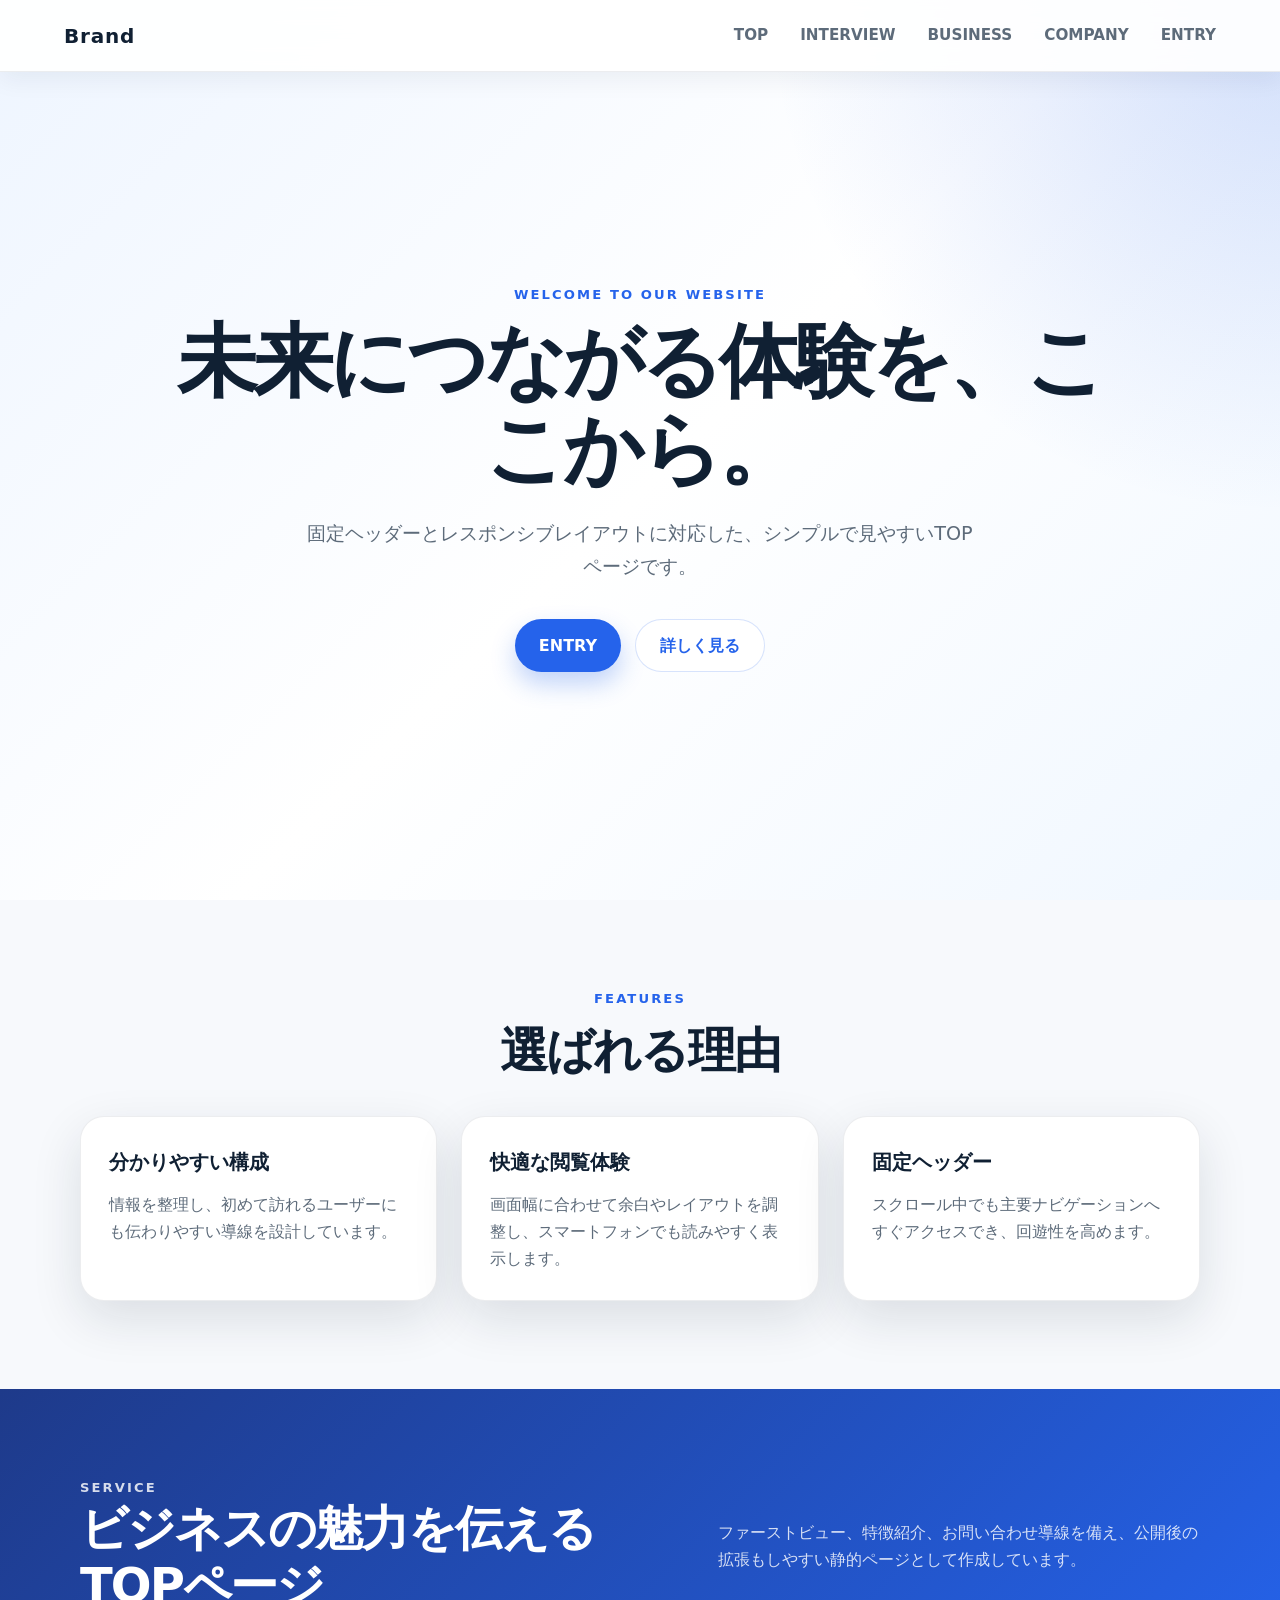
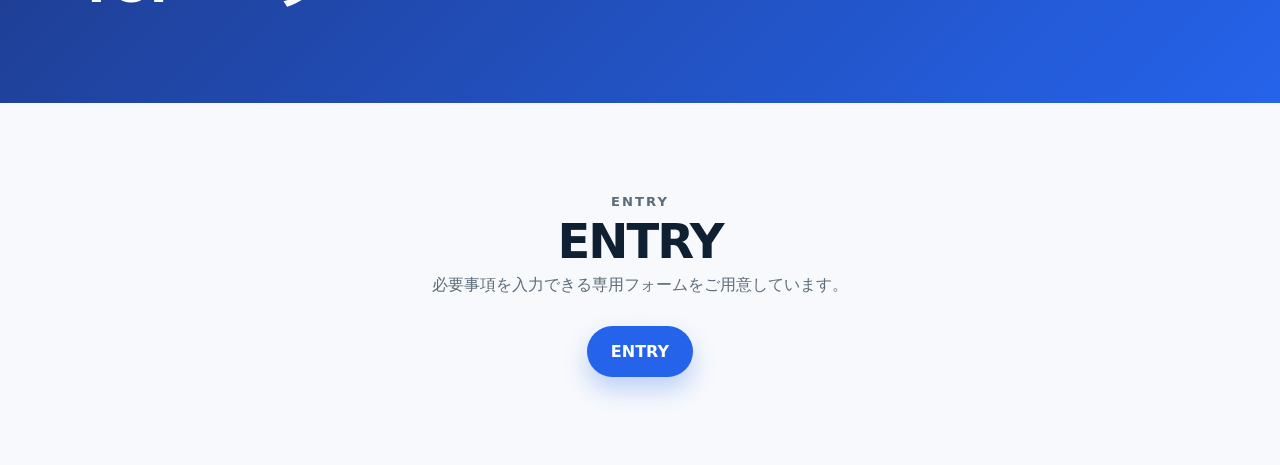
<file: index.html>
<!doctype html>
<html lang="ja">
  <head>
    <meta charset="utf-8" />
    <meta name="viewport" content="width=device-width, initial-scale=1" />
    <title>TOPページ</title>
    <link rel="stylesheet" href="styles.css" />
  </head>
  <body>
    <header class="site-header" aria-label="サイトヘッダー">
      <a class="logo" href="#hero" aria-label="TOPへ戻る">Brand</a>
      <nav class="global-nav" aria-label="グローバルナビゲーション">
        <a href="index.html">TOP</a>
        <a href="interview.html">INTERVIEW</a>
        <a href="business.html">BUSINESS</a>
        <a href="company.html">COMPANY</a>
        <a href="entry.html">ENTRY</a>
      </nav>
    </header>

    <main>
      <section id="hero" class="hero">
        <div class="hero__content">
          <p class="eyebrow">Welcome to our website</p>
          <h1>未来につながる体験を、ここから。</h1>
          <p class="hero__lead">
            固定ヘッダーとレスポンシブレイアウトに対応した、シンプルで見やすいTOPページです。
          </p>
          <div class="hero__actions">
            <a class="button button--primary" href="entry.html">ENTRY</a>
            <a class="button button--secondary" href="#features">詳しく見る</a>
          </div>
        </div>
      </section>

      <section id="features" class="section">
        <div class="section__heading">
          <p class="eyebrow">Features</p>
          <h2>選ばれる理由</h2>
        </div>
        <div class="cards">
          <article class="card">
            <h3>分かりやすい構成</h3>
            <p>情報を整理し、初めて訪れるユーザーにも伝わりやすい導線を設計しています。</p>
          </article>
          <article class="card">
            <h3>快適な閲覧体験</h3>
            <p>画面幅に合わせて余白やレイアウトを調整し、スマートフォンでも読みやすく表示します。</p>
          </article>
          <article class="card">
            <h3>固定ヘッダー</h3>
            <p>スクロール中でも主要ナビゲーションへすぐアクセスでき、回遊性を高めます。</p>
          </article>
        </div>
      </section>

      <section id="service" class="section section--accent">
        <div class="split">
          <div>
            <p class="eyebrow">Service</p>
            <h2>ビジネスの魅力を伝えるTOPページ</h2>
          </div>
          <p>
            ファーストビュー、特徴紹介、お問い合わせ導線を備え、公開後の拡張もしやすい静的ページとして作成しています。
          </p>
        </div>
      </section>

      <section id="entry" class="section contact">
        <p class="eyebrow">Entry</p>
        <h2>ENTRY</h2>
        <p>必要事項を入力できる専用フォームをご用意しています。</p>
        <a class="button button--primary" href="entry.html">ENTRY</a>
      </section>
    </main>
  </body>
</html>
</file>
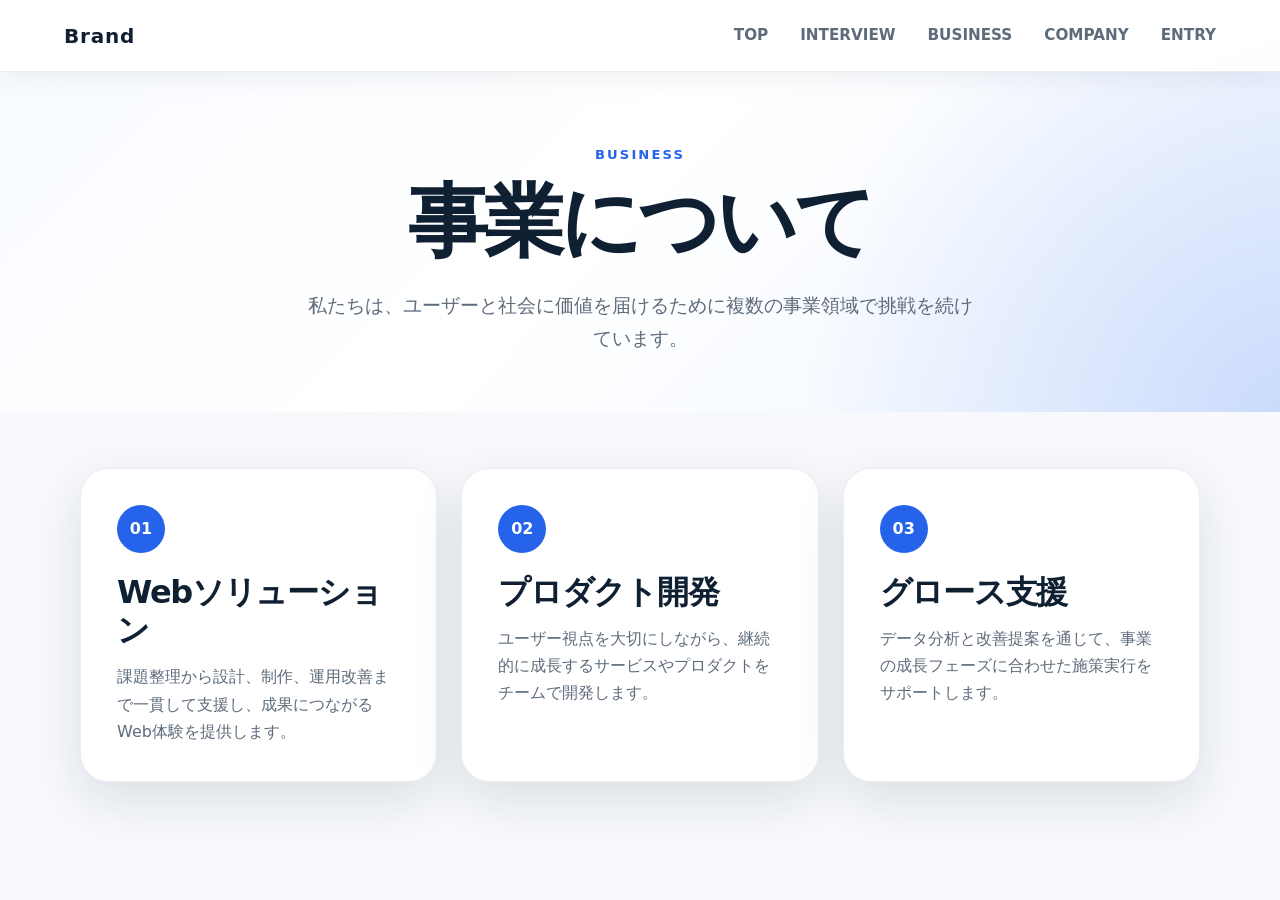
<file: business.html>
<!doctype html>
<html lang="ja">
  <head>
    <meta charset="utf-8" />
    <meta name="viewport" content="width=device-width, initial-scale=1" />
    <title>BUSINESS | TOPページ</title>
    <link rel="stylesheet" href="styles.css" />
  </head>
  <body>
    <header class="site-header" aria-label="サイトヘッダー">
      <a class="logo" href="index.html#hero" aria-label="TOPへ戻る">Brand</a>
      <nav class="global-nav" aria-label="グローバルナビゲーション">
        <a href="index.html">TOP</a>
        <a href="interview.html">INTERVIEW</a>
        <a href="business.html" aria-current="page">BUSINESS</a>
        <a href="company.html">COMPANY</a>
        <a href="entry.html">ENTRY</a>
      </nav>
    </header>

    <main>
      <section class="page-hero business-hero">
        <p class="eyebrow">Business</p>
        <h1>事業について</h1>
        <p class="hero__lead">私たちは、ユーザーと社会に価値を届けるために複数の事業領域で挑戦を続けています。</p>
      </section>

      <section class="section business-section" aria-label="事業紹介">
        <div class="business-grid">
          <article class="business-card">
            <span class="business-card__number">01</span>
            <h2>Webソリューション</h2>
            <p>課題整理から設計、制作、運用改善まで一貫して支援し、成果につながるWeb体験を提供します。</p>
          </article>

          <article class="business-card">
            <span class="business-card__number">02</span>
            <h2>プロダクト開発</h2>
            <p>ユーザー視点を大切にしながら、継続的に成長するサービスやプロダクトをチームで開発します。</p>
          </article>

          <article class="business-card">
            <span class="business-card__number">03</span>
            <h2>グロース支援</h2>
            <p>データ分析と改善提案を通じて、事業の成長フェーズに合わせた施策実行をサポートします。</p>
          </article>
        </div>
      </section>
    </main>
  </body>
</html>
</file>
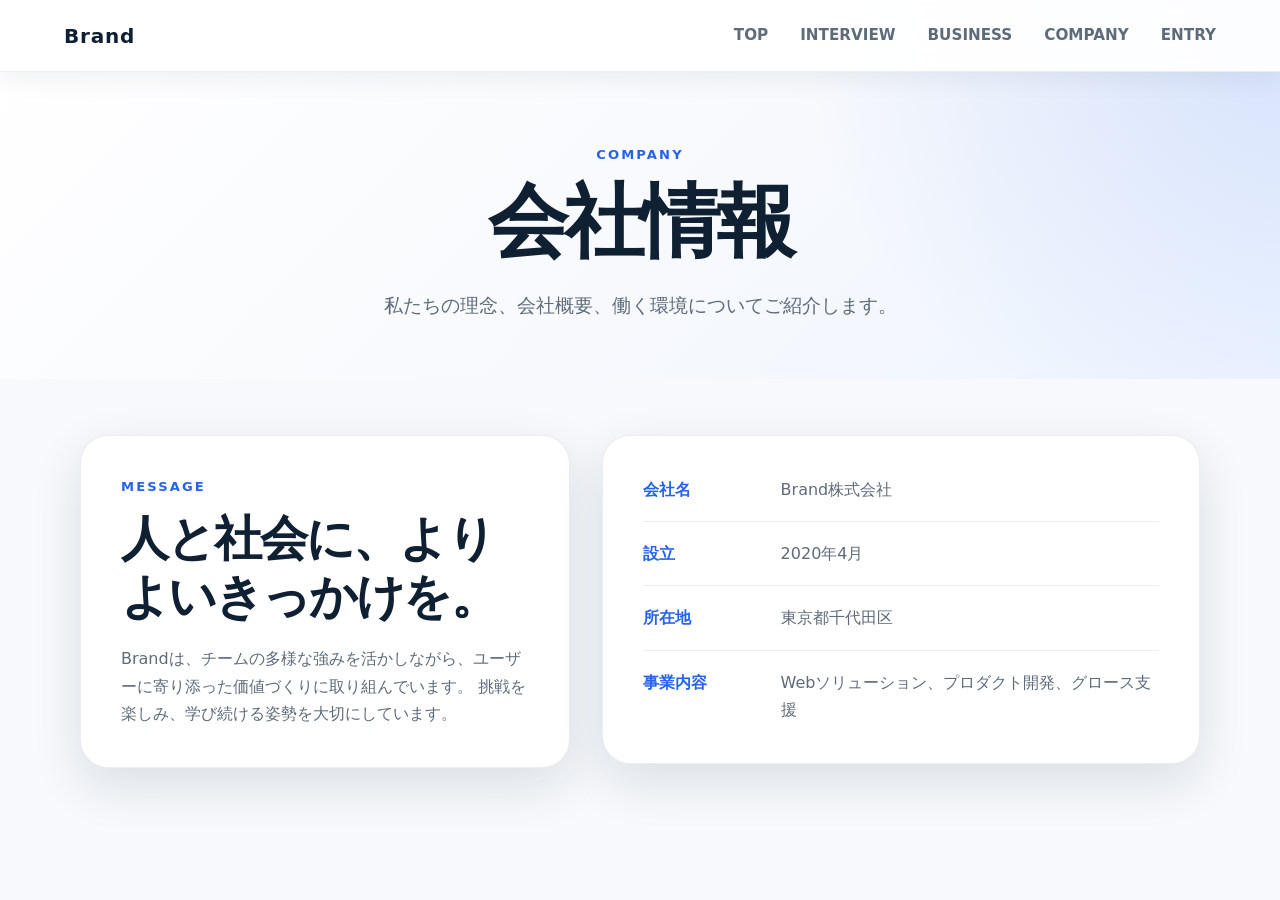
<file: company.html>
<!doctype html>
<html lang="ja">
  <head>
    <meta charset="utf-8" />
    <meta name="viewport" content="width=device-width, initial-scale=1" />
    <title>COMPANY | TOPページ</title>
    <link rel="stylesheet" href="styles.css" />
  </head>
  <body>
    <header class="site-header" aria-label="サイトヘッダー">
      <a class="logo" href="index.html#hero" aria-label="TOPへ戻る">Brand</a>
      <nav class="global-nav" aria-label="グローバルナビゲーション">
        <a href="index.html">TOP</a>
        <a href="interview.html">INTERVIEW</a>
        <a href="business.html">BUSINESS</a>
        <a href="company.html" aria-current="page">COMPANY</a>
        <a href="entry.html">ENTRY</a>
      </nav>
    </header>

    <main>
      <section class="page-hero company-hero">
        <p class="eyebrow">Company</p>
        <h1>会社情報</h1>
        <p class="hero__lead">私たちの理念、会社概要、働く環境についてご紹介します。</p>
      </section>

      <section class="section company-section" aria-label="会社概要">
        <div class="company-layout">
          <div class="company-message">
            <p class="eyebrow">Message</p>
            <h2>人と社会に、よりよいきっかけを。</h2>
            <p>
              Brandは、チームの多様な強みを活かしながら、ユーザーに寄り添った価値づくりに取り組んでいます。
              挑戦を楽しみ、学び続ける姿勢を大切にしています。
            </p>
          </div>

          <dl class="company-profile">
            <div>
              <dt>会社名</dt>
              <dd>Brand株式会社</dd>
            </div>
            <div>
              <dt>設立</dt>
              <dd>2020年4月</dd>
            </div>
            <div>
              <dt>所在地</dt>
              <dd>東京都千代田区</dd>
            </div>
            <div>
              <dt>事業内容</dt>
              <dd>Webソリューション、プロダクト開発、グロース支援</dd>
            </div>
          </dl>
        </div>
      </section>
    </main>
  </body>
</html>
</file>
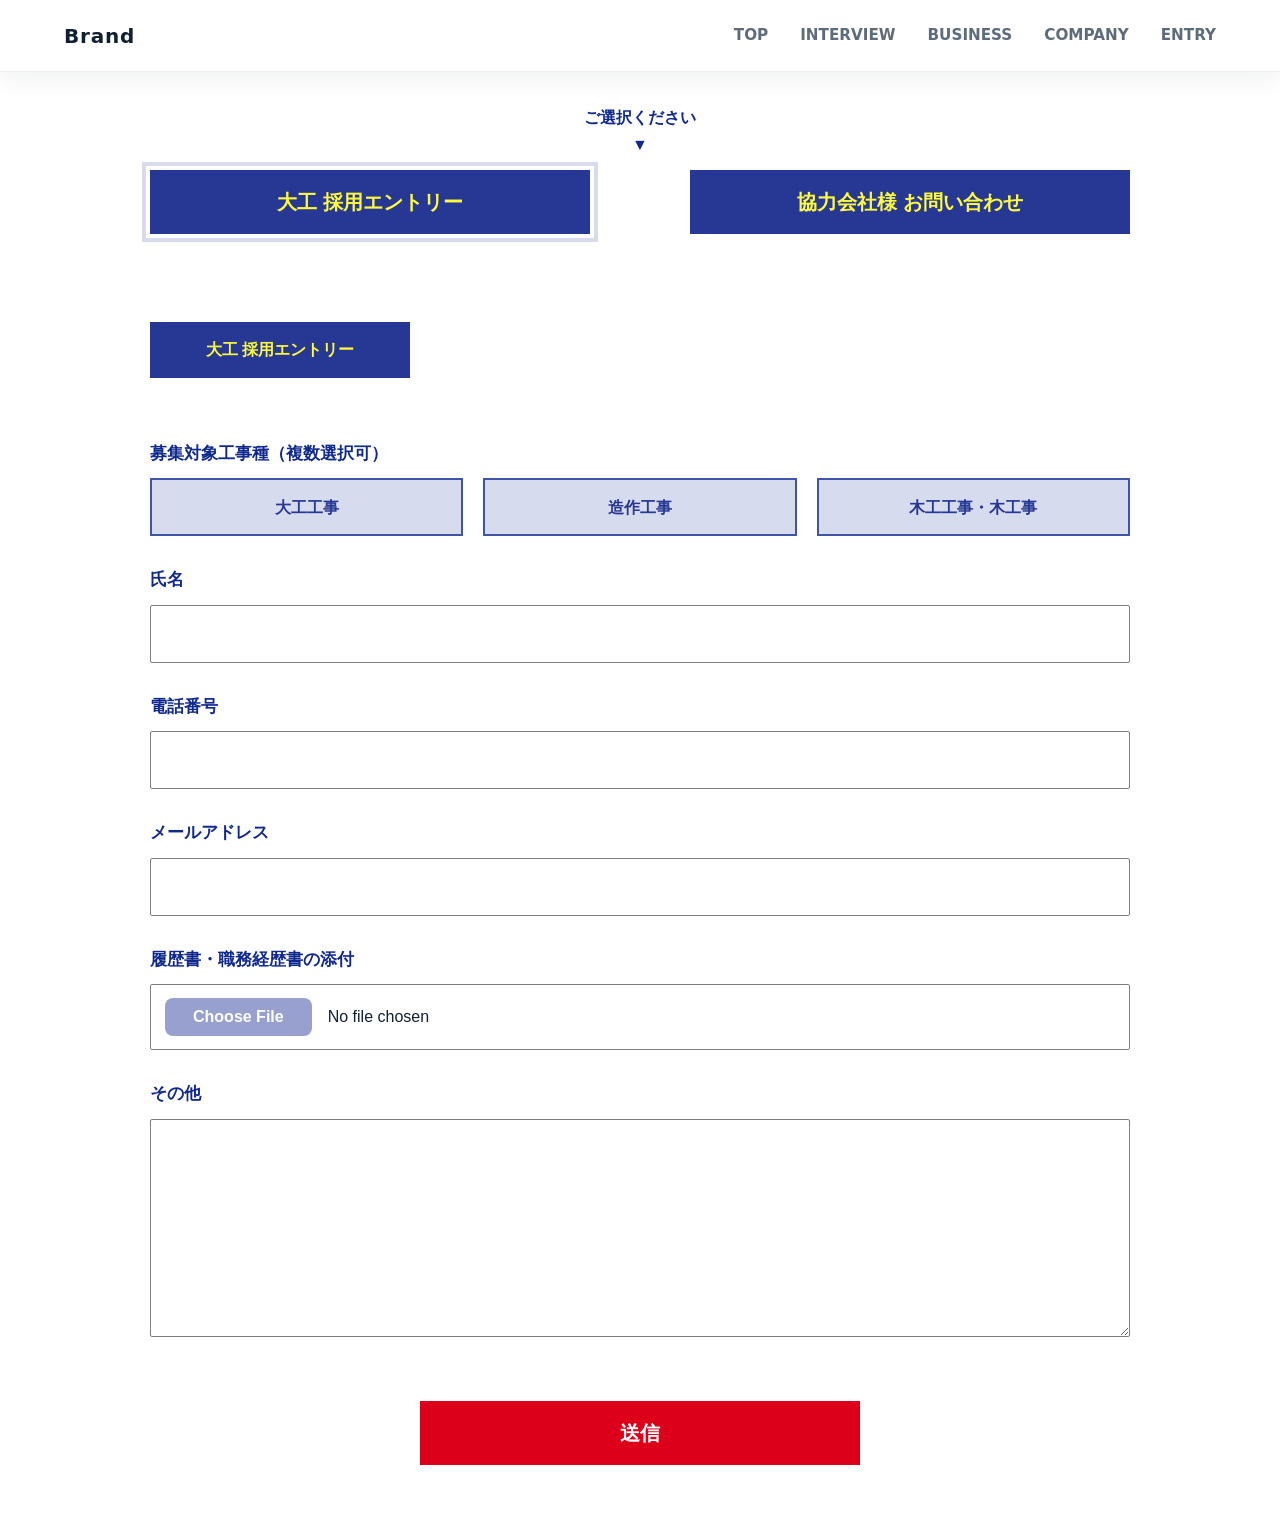
<file: entry.html>
<!doctype html>
<html lang="ja">
  <head>
    <meta charset="utf-8" />
    <meta name="viewport" content="width=device-width, initial-scale=1" />
    <title>ENTRY | TOPページ</title>
    <link rel="stylesheet" href="styles.css" />
  </head>
  <body>
    <header class="site-header" aria-label="サイトヘッダー">
      <a class="logo" href="index.html#hero" aria-label="TOPへ戻る">Brand</a>
      <nav class="global-nav" aria-label="グローバルナビゲーション">
        <a href="index.html">TOP</a>
        <a href="interview.html">INTERVIEW</a>
        <a href="business.html">BUSINESS</a>
        <a href="company.html">COMPANY</a>
        <a href="entry.html" aria-current="page">ENTRY</a>
      </nav>
    </header>

    <main>
      <section class="entry-page" aria-label="エントリーフォーム">
        <form class="entry-form entry-form--wide" action="thanks.html" method="get">
          <div class="entry-selector" aria-label="フォーム種別の選択">
            <p>ご選択ください</p>
            <span aria-hidden="true">▼</span>
            <div class="entry-selector__buttons">
              <label>
                <input type="radio" name="entryType" value="recruit" data-entry-option="recruit" checked />
                <span>大工 採用エントリー</span>
              </label>
              <label>
                <input type="radio" name="entryType" value="partner" data-entry-option="partner" />
                <span>協力会社様 お問い合わせ</span>
              </label>
            </div>
          </div>

          <fieldset class="entry-panel" data-entry-panel="recruit">
            <legend>大工 採用エントリー</legend>

            <div class="entry-field">
              <span class="entry-label">募集対象工事種（複数選択可）</span>
              <div class="trade-options">
                <label><input type="checkbox" name="trade" value="大工工事" /> <span>大工工事</span></label>
                <label><input type="checkbox" name="trade" value="造作工事" /> <span>造作工事</span></label>
                <label><input type="checkbox" name="trade" value="木工工事・木工事" /> <span>木工工事・木工事</span></label>
              </div>
            </div>

            <label class="entry-field">
              <span class="entry-label">氏名</span>
              <input type="text" name="recruitName" autocomplete="name" required />
            </label>

            <label class="entry-field">
              <span class="entry-label">電話番号</span>
              <input type="tel" name="recruitTel" autocomplete="tel" required />
            </label>

            <label class="entry-field">
              <span class="entry-label">メールアドレス</span>
              <input type="email" name="recruitEmail" autocomplete="email" required />
            </label>

            <label class="entry-field">
              <span class="entry-label">履歴書・職務経歴書の添付</span>
              <input type="file" name="resume" />
            </label>

            <label class="entry-field">
              <span class="entry-label">その他</span>
              <textarea name="recruitMessage" rows="7"></textarea>
            </label>
          </fieldset>

          <fieldset class="entry-panel" data-entry-panel="partner">
            <legend>協力会社様 お問い合わせ</legend>

            <label class="entry-field">
              <span class="entry-label">会社名</span>
              <input type="text" name="companyName" autocomplete="organization" required />
            </label>

            <label class="entry-field">
              <span class="entry-label">氏名</span>
              <input type="text" name="partnerName" autocomplete="name" required />
            </label>

            <label class="entry-field">
              <span class="entry-label">電話番号</span>
              <input type="tel" name="partnerTel" autocomplete="tel" required />
            </label>

            <label class="entry-field">
              <span class="entry-label">メールアドレス</span>
              <input type="email" name="partnerEmail" autocomplete="email" required />
            </label>

            <label class="entry-field">
              <span class="entry-label">お問い合わせ内容</span>
              <textarea name="partnerMessage" rows="7" required></textarea>
            </label>
          </fieldset>

          <div class="entry-submit">
            <button type="submit">送信</button>
          </div>
        </form>
      </section>
    </main>
    <script src="entry.js"></script>
  </body>
</html>
</file>
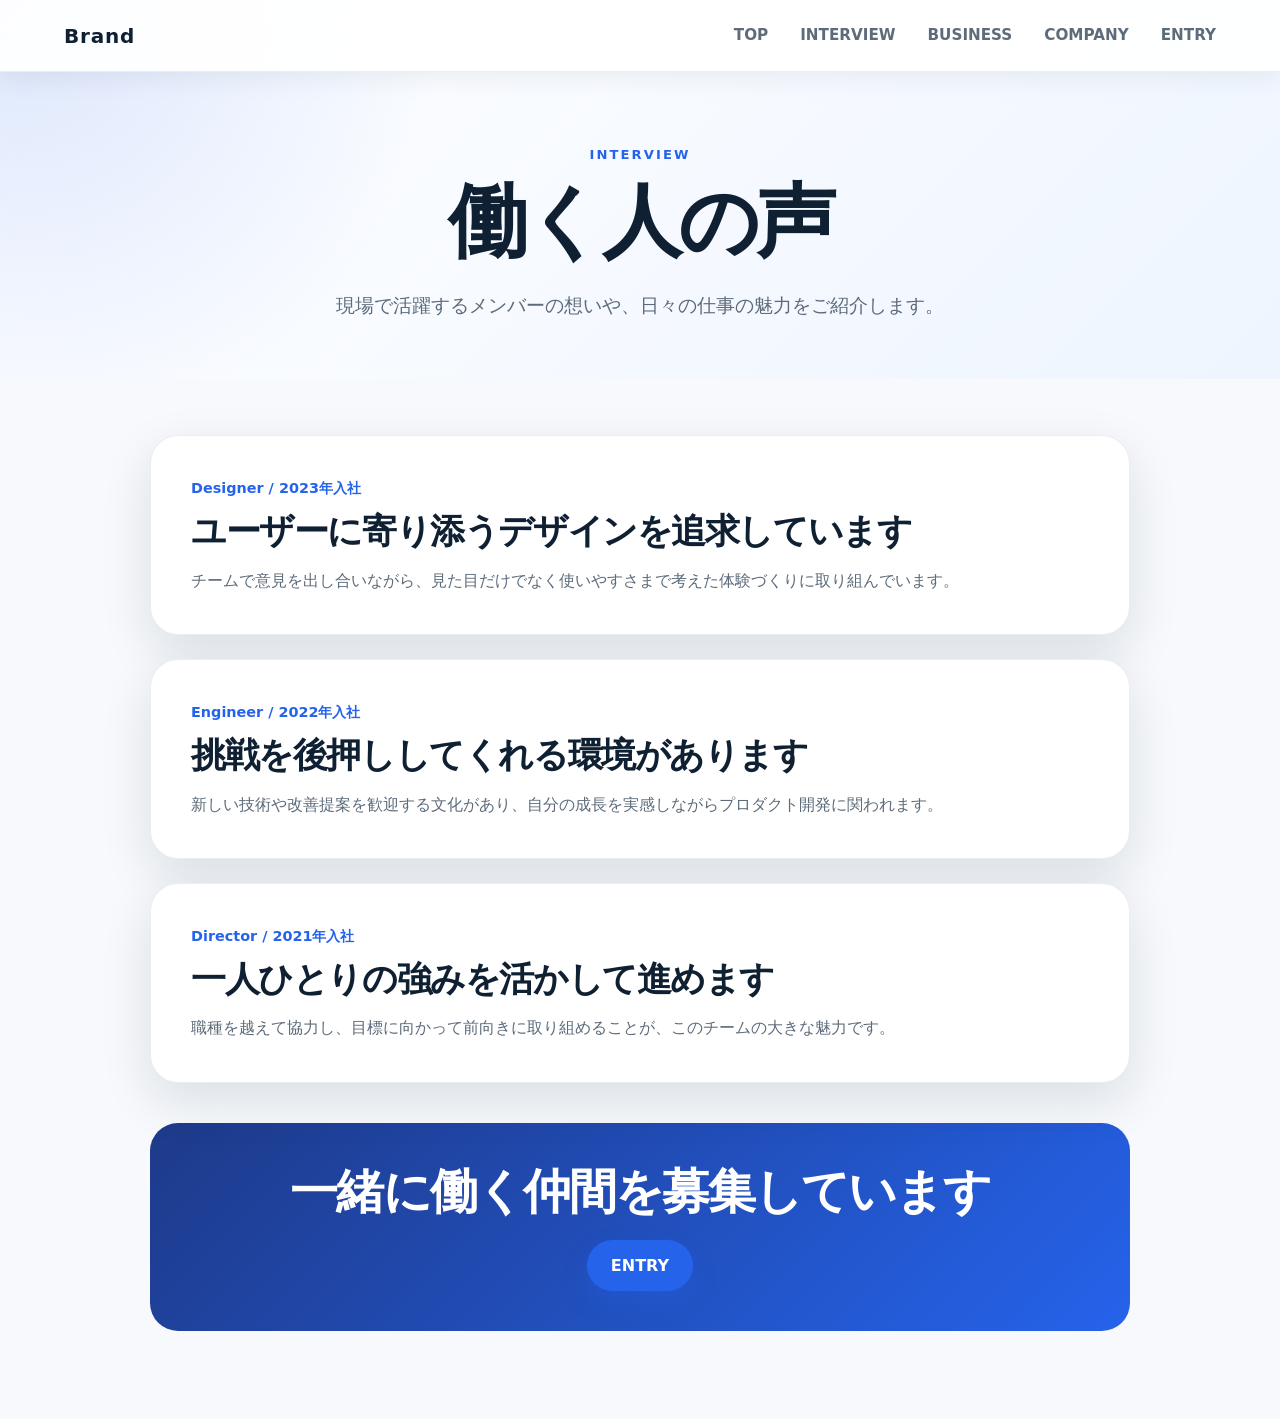
<file: interview.html>
<!doctype html>
<html lang="ja">
  <head>
    <meta charset="utf-8" />
    <meta name="viewport" content="width=device-width, initial-scale=1" />
    <title>INTERVIEW | TOPページ</title>
    <link rel="stylesheet" href="styles.css" />
  </head>
  <body>
    <header class="site-header" aria-label="サイトヘッダー">
      <a class="logo" href="index.html#hero" aria-label="TOPへ戻る">Brand</a>
      <nav class="global-nav" aria-label="グローバルナビゲーション">
        <a href="index.html">TOP</a>
        <a href="interview.html" aria-current="page">INTERVIEW</a>
        <a href="business.html">BUSINESS</a>
        <a href="company.html">COMPANY</a>
        <a href="entry.html">ENTRY</a>
      </nav>
    </header>

    <main>
      <section class="page-hero interview-hero">
        <p class="eyebrow">Interview</p>
        <h1>働く人の声</h1>
        <p class="hero__lead">現場で活躍するメンバーの想いや、日々の仕事の魅力をご紹介します。</p>
      </section>

      <section class="section interview-section" aria-label="インタビュー一覧">
        <div class="interview-list">
          <article class="interview-card">
            <p class="interview-card__meta">Designer / 2023年入社</p>
            <h2>ユーザーに寄り添うデザインを追求しています</h2>
            <p>
              チームで意見を出し合いながら、見た目だけでなく使いやすさまで考えた体験づくりに取り組んでいます。
            </p>
          </article>

          <article class="interview-card">
            <p class="interview-card__meta">Engineer / 2022年入社</p>
            <h2>挑戦を後押ししてくれる環境があります</h2>
            <p>
              新しい技術や改善提案を歓迎する文化があり、自分の成長を実感しながらプロダクト開発に関われます。
            </p>
          </article>

          <article class="interview-card">
            <p class="interview-card__meta">Director / 2021年入社</p>
            <h2>一人ひとりの強みを活かして進めます</h2>
            <p>
              職種を越えて協力し、目標に向かって前向きに取り組めることが、このチームの大きな魅力です。
            </p>
          </article>
        </div>

        <div class="interview-entry">
          <h2>一緒に働く仲間を募集しています</h2>
          <a class="button button--primary" href="entry.html">ENTRY</a>
        </div>
      </section>
    </main>
  </body>
</html>
</file>
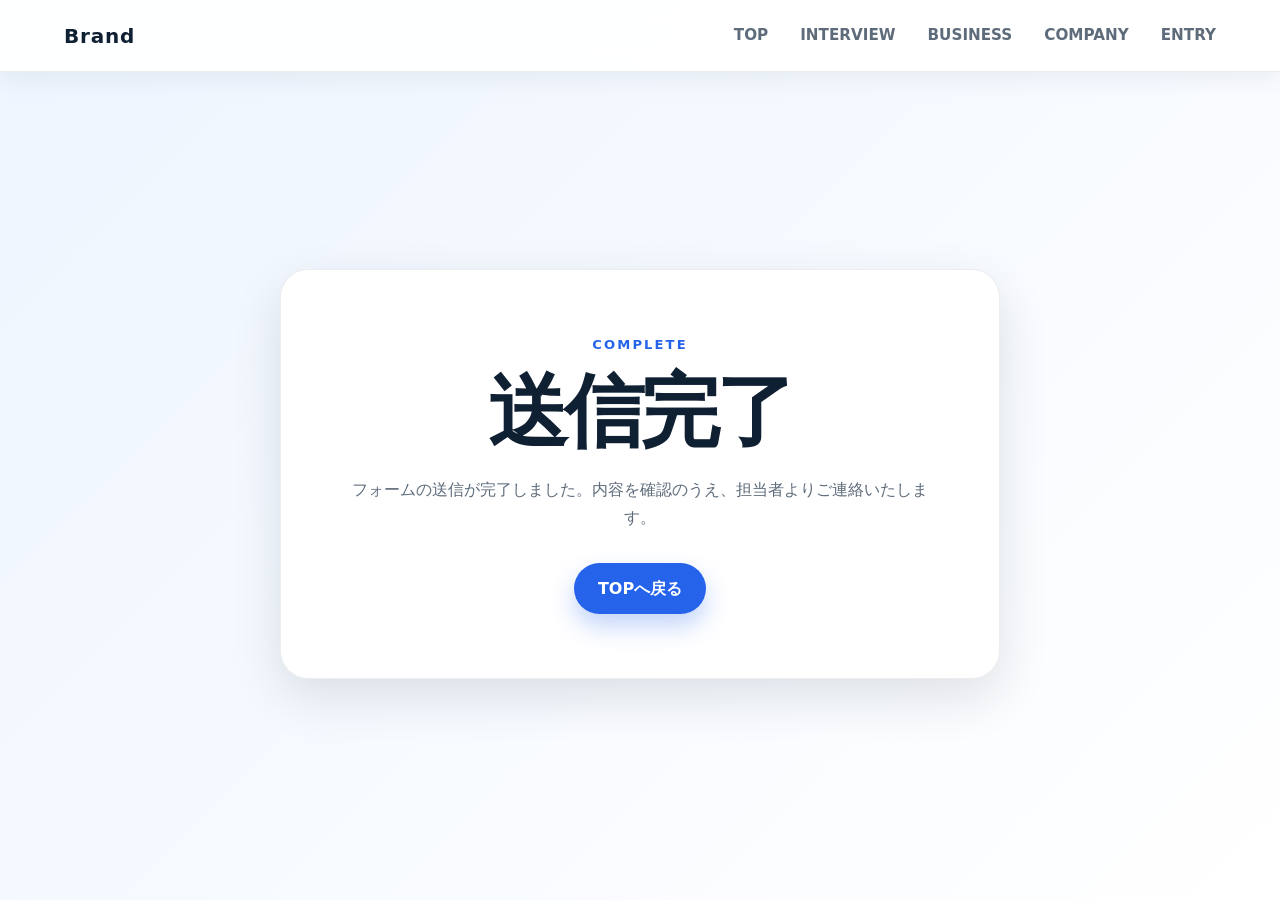
<file: thanks.html>
<!doctype html>
<html lang="ja">
  <head>
    <meta charset="utf-8" />
    <meta name="viewport" content="width=device-width, initial-scale=1" />
    <title>送信完了 | TOPページ</title>
    <link rel="stylesheet" href="styles.css" />
  </head>
  <body>
    <header class="site-header" aria-label="サイトヘッダー">
      <a class="logo" href="index.html#hero" aria-label="TOPへ戻る">Brand</a>
      <nav class="global-nav" aria-label="グローバルナビゲーション">
        <a href="index.html">TOP</a>
        <a href="interview.html">INTERVIEW</a>
        <a href="business.html">BUSINESS</a>
        <a href="company.html">COMPANY</a>
        <a href="entry.html">ENTRY</a>
      </nav>
    </header>

    <main>
      <section class="thanks-page" aria-label="送信完了">
        <div class="thanks-card">
          <p class="eyebrow">Complete</p>
          <h1>送信完了</h1>
          <p>フォームの送信が完了しました。内容を確認のうえ、担当者よりご連絡いたします。</p>
          <a class="button button--primary" href="index.html">TOPへ戻る</a>
        </div>
      </section>
    </main>
  </body>
</html>
</file>
<file: styles.css>
:root {
  --color-text: #102033;
  --color-muted: #5d6b7a;
  --color-primary: #2563eb;
  --color-primary-dark: #1d4ed8;
  --color-bg: #f7f9fc;
  --color-surface: #ffffff;
  --shadow: 0 18px 50px rgba(16, 32, 51, 0.12);
  --header-height: 72px;
}

* {
  box-sizing: border-box;
}

html {
  scroll-behavior: smooth;
  scroll-padding-top: var(--header-height);
}

body {
  margin: 0;
  color: var(--color-text);
  font-family: system-ui, -apple-system, BlinkMacSystemFont, "Segoe UI", sans-serif;
  line-height: 1.7;
  background: var(--color-bg);
}

a {
  color: inherit;
  text-decoration: none;
}

.site-header {
  position: fixed;
  z-index: 100;
  top: 0;
  left: 0;
  width: 100%;
  min-height: var(--header-height);
  display: flex;
  align-items: center;
  justify-content: space-between;
  gap: 24px;
  padding: 16px clamp(20px, 5vw, 72px);
  background: rgba(255, 255, 255, 0.92);
  border-bottom: 1px solid rgba(16, 32, 51, 0.08);
  box-shadow: 0 8px 24px rgba(16, 32, 51, 0.06);
  backdrop-filter: blur(14px);
}

.logo {
  font-size: 1.25rem;
  font-weight: 800;
  letter-spacing: 0.04em;
}

.global-nav {
  display: flex;
  align-items: center;
  gap: clamp(14px, 3vw, 32px);
  color: var(--color-muted);
  font-size: 0.95rem;
  font-weight: 700;
}

.global-nav a:hover,
.global-nav a:focus-visible {
  color: var(--color-primary);
}

.hero {
  min-height: 100svh;
  display: grid;
  place-items: center;
  padding: calc(var(--header-height) + 56px) clamp(20px, 5vw, 72px) 72px;
  background:
    radial-gradient(circle at top right, rgba(37, 99, 235, 0.2), transparent 32rem),
    linear-gradient(135deg, #eef5ff 0%, #ffffff 52%, #f0f7ff 100%);
}

.hero__content {
  width: min(100%, 980px);
  text-align: center;
}

.eyebrow {
  margin: 0 0 12px;
  color: var(--color-primary);
  font-size: 0.82rem;
  font-weight: 800;
  letter-spacing: 0.16em;
  text-transform: uppercase;
}

h1,
h2,
h3,
p {
  overflow-wrap: anywhere;
}

h1 {
  margin: 0;
  font-size: clamp(2.4rem, 8vw, 5rem);
  line-height: 1.1;
  letter-spacing: -0.05em;
}

h2 {
  margin: 0;
  font-size: clamp(1.9rem, 5vw, 3rem);
  line-height: 1.2;
  letter-spacing: -0.04em;
}

h3 {
  margin: 0 0 12px;
  font-size: 1.25rem;
}

.hero__lead {
  width: min(100%, 680px);
  margin: 24px auto 0;
  color: var(--color-muted);
  font-size: clamp(1rem, 2vw, 1.2rem);
}

.hero__actions {
  display: flex;
  justify-content: center;
  flex-wrap: wrap;
  gap: 14px;
  margin-top: 36px;
}

.button {
  display: inline-flex;
  align-items: center;
  justify-content: center;
  min-height: 48px;
  padding: 12px 24px;
  border-radius: 999px;
  font-weight: 800;
  transition: transform 0.2s ease, box-shadow 0.2s ease, background 0.2s ease;
}

.button:hover,
.button:focus-visible {
  transform: translateY(-2px);
}

.button--primary {
  color: #ffffff;
  background: var(--color-primary);
  box-shadow: 0 12px 24px rgba(37, 99, 235, 0.28);
}

.button--primary:hover,
.button--primary:focus-visible {
  background: var(--color-primary-dark);
}

.button--secondary {
  color: var(--color-primary);
  background: #ffffff;
  border: 1px solid rgba(37, 99, 235, 0.18);
}

.section {
  padding: 88px clamp(20px, 5vw, 72px);
}

.section__heading {
  width: min(100%, 760px);
  margin: 0 auto 36px;
  text-align: center;
}

.cards {
  display: grid;
  grid-template-columns: repeat(3, 1fr);
  gap: 24px;
  width: min(100%, 1120px);
  margin: 0 auto;
}

.card {
  padding: 28px;
  background: var(--color-surface);
  border: 1px solid rgba(16, 32, 51, 0.08);
  border-radius: 24px;
  box-shadow: var(--shadow);
}

.card p,
.split p,
.contact p {
  margin: 0;
  color: var(--color-muted);
}

.section--accent {
  color: #ffffff;
  background: linear-gradient(135deg, #1e3a8a, #2563eb);
}

.section--accent .eyebrow,
.section--accent p {
  color: rgba(255, 255, 255, 0.82);
}

.split {
  display: grid;
  grid-template-columns: minmax(0, 1fr) minmax(280px, 0.8fr);
  gap: 36px;
  align-items: center;
  width: min(100%, 1120px);
  margin: 0 auto;
}

.contact {
  text-align: center;
}

.contact .button {
  margin-top: 28px;
}

@media (max-width: 768px) {
  :root {
    --header-height: 96px;
  }

  .site-header {
    flex-direction: column;
    gap: 10px;
    padding-block: 12px;
  }

  .global-nav {
    width: 100%;
    justify-content: center;
    gap: 16px;
    font-size: 0.86rem;
  }

  .cards,
  .split {
    grid-template-columns: 1fr;
  }

  .section {
    padding-block: 64px;
  }
}

@media (max-width: 480px) {
  .global-nav {
    justify-content: flex-start;
    overflow-x: auto;
    padding-bottom: 4px;
  }

  .hero__actions,
  .button {
    width: 100%;
  }

  .card {
    padding: 22px;
  }
}

.page-hero {
  padding: calc(var(--header-height) + 72px) clamp(20px, 5vw, 72px) 56px;
  text-align: center;
  background: linear-gradient(135deg, #eef5ff 0%, #ffffff 100%);
}

.form-section {
  padding-top: 48px;
}

.entry-form {
  width: min(100%, 900px);
  margin: 0 auto;
  text-align: left;
  padding: clamp(24px, 5vw, 48px);
  background: var(--color-surface);
  border: 1px solid rgba(16, 32, 51, 0.08);
  border-radius: 28px;
  box-shadow: var(--shadow);
}

.form-grid {
  display: grid;
  grid-template-columns: repeat(2, minmax(0, 1fr));
  gap: 24px;
}

.form-field {
  display: grid;
  text-align: left;
  gap: 8px;
  color: var(--color-text);
  font-weight: 800;
}

.option-field {
  margin: 0;
  padding: 0;
  border: 0;
}

.option-field legend {
  margin-bottom: 8px;
}

.radio-group {
  display: flex;
  flex-wrap: wrap;
  gap: 12px;
}

.radio-field {
  display: inline-flex;
  align-items: center;
  gap: 8px;
  min-height: 48px;
  padding: 10px 16px;
  border: 1px solid rgba(16, 32, 51, 0.16);
  border-radius: 14px;
  background: #ffffff;
  cursor: pointer;
}

.option-inputs {
  margin-top: 24px;
}

.form-field strong {
  color: #dc2626;
  font-size: 0.78rem;
  margin-left: 6px;
}

.form-field input,
.form-field select,
.form-field textarea {
  width: 100%;
  border: 1px solid rgba(16, 32, 51, 0.16);
  border-radius: 14px;
  padding: 13px 14px;
  color: var(--color-text);
  font: inherit;
  background: #ffffff;
}

.form-field textarea {
  resize: vertical;
}

.form-field input:disabled {
  color: rgba(93, 107, 122, 0.7);
  background: #eef2f7;
  cursor: not-allowed;
}

.form-field input:focus,
.form-field select:focus,
.form-field textarea:focus {
  outline: 3px solid rgba(37, 99, 235, 0.18);
  border-color: var(--color-primary);
}

.form-field--full,
.checkbox-field,
.form-actions {
  margin-top: 24px;
}

.checkbox-field {
  display: flex;
  align-items: flex-start;
  gap: 10px;
  color: var(--color-muted);
}

.checkbox-field input {
  margin-top: 7px;
}

.form-actions {
  display: flex;
  flex-wrap: wrap;
  gap: 14px;
}

@media (max-width: 768px) {
  .form-grid {
    grid-template-columns: 1fr;
  }
}

.interview-hero {
  background:
    radial-gradient(circle at top left, rgba(37, 99, 235, 0.16), transparent 28rem),
    linear-gradient(135deg, #ffffff 0%, #eef5ff 100%);
}

.interview-section {
  padding-top: 56px;
}

.interview-list {
  display: grid;
  gap: 24px;
  width: min(100%, 980px);
  margin: 0 auto;
}

.interview-card {
  padding: clamp(24px, 4vw, 40px);
  background: var(--color-surface);
  border: 1px solid rgba(16, 32, 51, 0.08);
  border-radius: 28px;
  box-shadow: var(--shadow);
}

.interview-card__meta {
  margin: 0 0 10px;
  color: var(--color-primary);
  font-size: 0.9rem;
  font-weight: 800;
}

.interview-card h2 {
  margin-bottom: 14px;
  font-size: clamp(1.5rem, 4vw, 2.2rem);
}

.interview-card p:last-child {
  margin: 0;
  color: var(--color-muted);
}

.interview-entry {
  width: min(100%, 980px);
  margin: 40px auto 0;
  padding: clamp(24px, 4vw, 40px);
  text-align: center;
  color: #ffffff;
  background: linear-gradient(135deg, #1e3a8a, #2563eb);
  border-radius: 28px;
}

.interview-entry .button {
  margin-top: 20px;
}

.business-hero {
  background:
    radial-gradient(circle at bottom right, rgba(37, 99, 235, 0.18), transparent 30rem),
    linear-gradient(135deg, #f8fbff 0%, #ffffff 48%, #eef5ff 100%);
}

.business-section {
  padding-top: 56px;
}

.business-grid {
  display: grid;
  grid-template-columns: repeat(3, minmax(0, 1fr));
  gap: 24px;
  width: min(100%, 1120px);
  margin: 0 auto;
}

.business-card {
  padding: clamp(24px, 4vw, 36px);
  background: var(--color-surface);
  border: 1px solid rgba(16, 32, 51, 0.08);
  border-radius: 28px;
  box-shadow: var(--shadow);
}

.business-card__number {
  display: inline-flex;
  align-items: center;
  justify-content: center;
  width: 48px;
  height: 48px;
  margin-bottom: 20px;
  color: #ffffff;
  font-weight: 800;
  background: var(--color-primary);
  border-radius: 50%;
}

.business-card h2 {
  margin-bottom: 14px;
  font-size: clamp(1.4rem, 3vw, 2rem);
}

.business-card p {
  margin: 0;
  color: var(--color-muted);
}

@media (max-width: 900px) {
  .business-grid {
    grid-template-columns: 1fr;
  }
}

.company-hero {
  background:
    radial-gradient(circle at top right, rgba(37, 99, 235, 0.14), transparent 30rem),
    linear-gradient(135deg, #ffffff 0%, #f7f9fc 54%, #eef5ff 100%);
}

.company-section {
  padding-top: 56px;
}

.company-layout {
  display: grid;
  grid-template-columns: minmax(0, 0.9fr) minmax(320px, 1.1fr);
  gap: 32px;
  align-items: start;
  width: min(100%, 1120px);
  margin: 0 auto;
}

.company-message,
.company-profile {
  padding: clamp(24px, 4vw, 40px);
  background: var(--color-surface);
  border: 1px solid rgba(16, 32, 51, 0.08);
  border-radius: 28px;
  box-shadow: var(--shadow);
}

.company-message p:last-child {
  margin: 20px 0 0;
  color: var(--color-muted);
}

.company-profile {
  margin: 0;
}

.company-profile div {
  display: grid;
  grid-template-columns: 120px 1fr;
  gap: 18px;
  padding: 18px 0;
  border-bottom: 1px solid rgba(16, 32, 51, 0.08);
}

.company-profile div:first-child {
  padding-top: 0;
}

.company-profile div:last-child {
  padding-bottom: 0;
  border-bottom: 0;
}

.company-profile dt {
  color: var(--color-primary);
  font-weight: 800;
}

.company-profile dd {
  margin: 0;
  color: var(--color-muted);
}

@media (max-width: 900px) {
  .company-layout {
    grid-template-columns: 1fr;
  }
}

@media (max-width: 480px) {
  .company-profile div {
    grid-template-columns: 1fr;
    gap: 6px;
  }
}

.entry-page {
  padding: calc(var(--header-height) + 32px) clamp(20px, 5vw, 72px) 72px;
  background: #ffffff;
}

.entry-form--wide {
  width: min(100%, 980px);
  margin: 0 auto;
  padding: 0;
  border: 0;
  border-radius: 0;
  box-shadow: none;
  color: #10298f;
  font-family: kozuka-gothic-pro, sans-serif;
  background: transparent;
}

.entry-form--wide input,
.entry-form--wide textarea,
.entry-form--wide button,
.entry-form--wide label,
.entry-form--wide legend,
.entry-form--wide span,
.entry-form--wide p {
  font-family: kozuka-gothic-pro, sans-serif;
}

.entry-selector {
  text-align: center;
  font-weight: 800;
}

.entry-selector p {
  margin: 0;
}

.entry-selector__buttons {
  display: grid;
  grid-template-columns: repeat(2, minmax(0, 1fr));
  gap: clamp(20px, 8vw, 100px);
  margin-top: 12px;
}

.entry-selector__buttons label,
.entry-panel legend {
  display: flex;
  align-items: center;
  justify-content: center;
  min-height: 64px;
  padding: 14px 24px;
  color: #fffb3b;
  font-size: clamp(1rem, 2vw, 1.25rem);
  font-weight: 800;
  background: #263894;
}

.entry-selector__buttons input {
  position: absolute;
  opacity: 0;
  pointer-events: none;
}

.entry-selector__buttons label:has(input:focus-visible),
.entry-selector__buttons label:has(input:checked) {
  outline: 4px solid rgba(38, 56, 148, 0.18);
  outline-offset: 4px;
}

.entry-panel {
  margin: 88px 0 0;
  padding: 0;
  border: 0;
}

.entry-panel legend {
  width: min(100%, 260px);
  min-height: 48px;
  margin: 0 0 32px;
  font-size: 1rem;
}

.entry-field {
  display: block;
  margin-top: 30px;
  text-align: left;
}

.entry-label {
  display: block;
  margin-bottom: 10px;
  color: #10298f;
  font-size: 1.05rem;
  font-weight: 800;
}

.entry-field input[type="text"],
.entry-field input[type="tel"],
.entry-field input[type="email"],
.entry-field input[type="file"],
.entry-field textarea {
  width: 100%;
  border: 1px solid #7f7f7f;
  border-radius: 2px;
  padding: 13px 14px;
  color: var(--color-text);
  font: inherit;
  background: #ffffff;
}

.entry-field input[type="text"],
.entry-field input[type="tel"],
.entry-field input[type="email"] {
  min-height: 58px;
}

.entry-field input[type="file"]::file-selector-button {
  margin-right: 16px;
  border: 0;
  border-radius: 8px;
  padding: 10px 28px;
  color: #ffffff;
  font-weight: 800;
  background: #98a0cf;
}

.entry-field textarea {
  resize: vertical;
}

.trade-options {
  display: grid;
  grid-template-columns: repeat(3, minmax(0, 1fr));
  gap: 20px;
}

.trade-options label {
  display: flex;
  align-items: center;
  justify-content: center;
  min-height: 58px;
  border: 2px solid #4055aa;
  color: #263894;
  font-weight: 800;
  background: #d7dbee;
}

.trade-options input {
  position: absolute;
  opacity: 0;
  pointer-events: none;
}

.trade-options label:has(input:checked) {
  color: #ffffff;
  background: #263894;
}

.entry-submit {
  margin-top: 56px;
  text-align: center;
}

.entry-submit button {
  width: min(100%, 440px);
  min-height: 64px;
  border: 0;
  color: #ffffff;
  font-size: 1.25rem;
  font-weight: 800;
  background: #dc001b;
  cursor: pointer;
}

.thanks-page {
  min-height: 100svh;
  display: grid;
  place-items: center;
  padding: calc(var(--header-height) + 48px) clamp(20px, 5vw, 72px) 72px;
  background: linear-gradient(135deg, #eef5ff 0%, #ffffff 100%);
}

.thanks-card {
  width: min(100%, 720px);
  padding: clamp(32px, 6vw, 64px);
  text-align: center;
  background: var(--color-surface);
  border: 1px solid rgba(16, 32, 51, 0.08);
  border-radius: 28px;
  box-shadow: var(--shadow);
}

.thanks-card p:not(.eyebrow) {
  margin: 20px 0 0;
  color: var(--color-muted);
}

.thanks-card .button {
  margin-top: 32px;
}

@media (max-width: 768px) {
  .entry-selector__buttons,
  .trade-options {
    grid-template-columns: 1fr;
  }

  .entry-panel {
    margin-top: 56px;
  }
}
</file>
